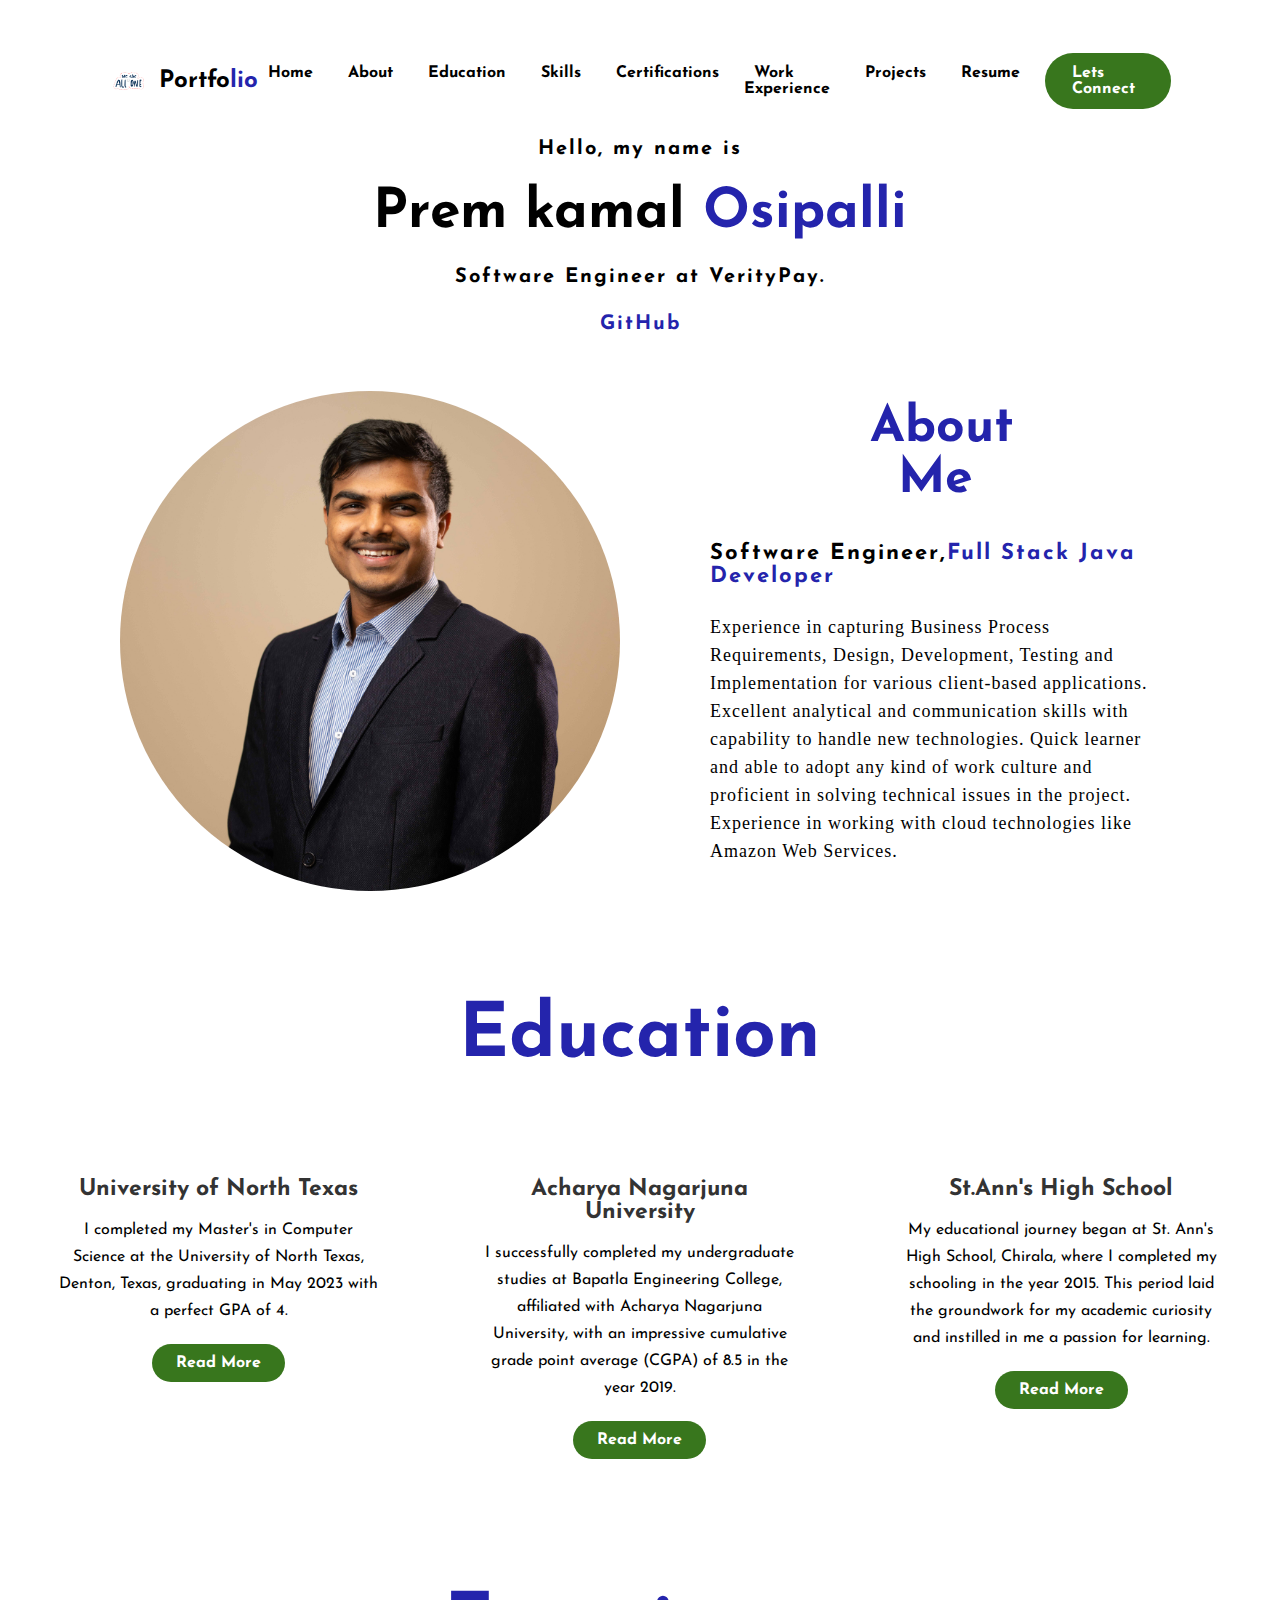
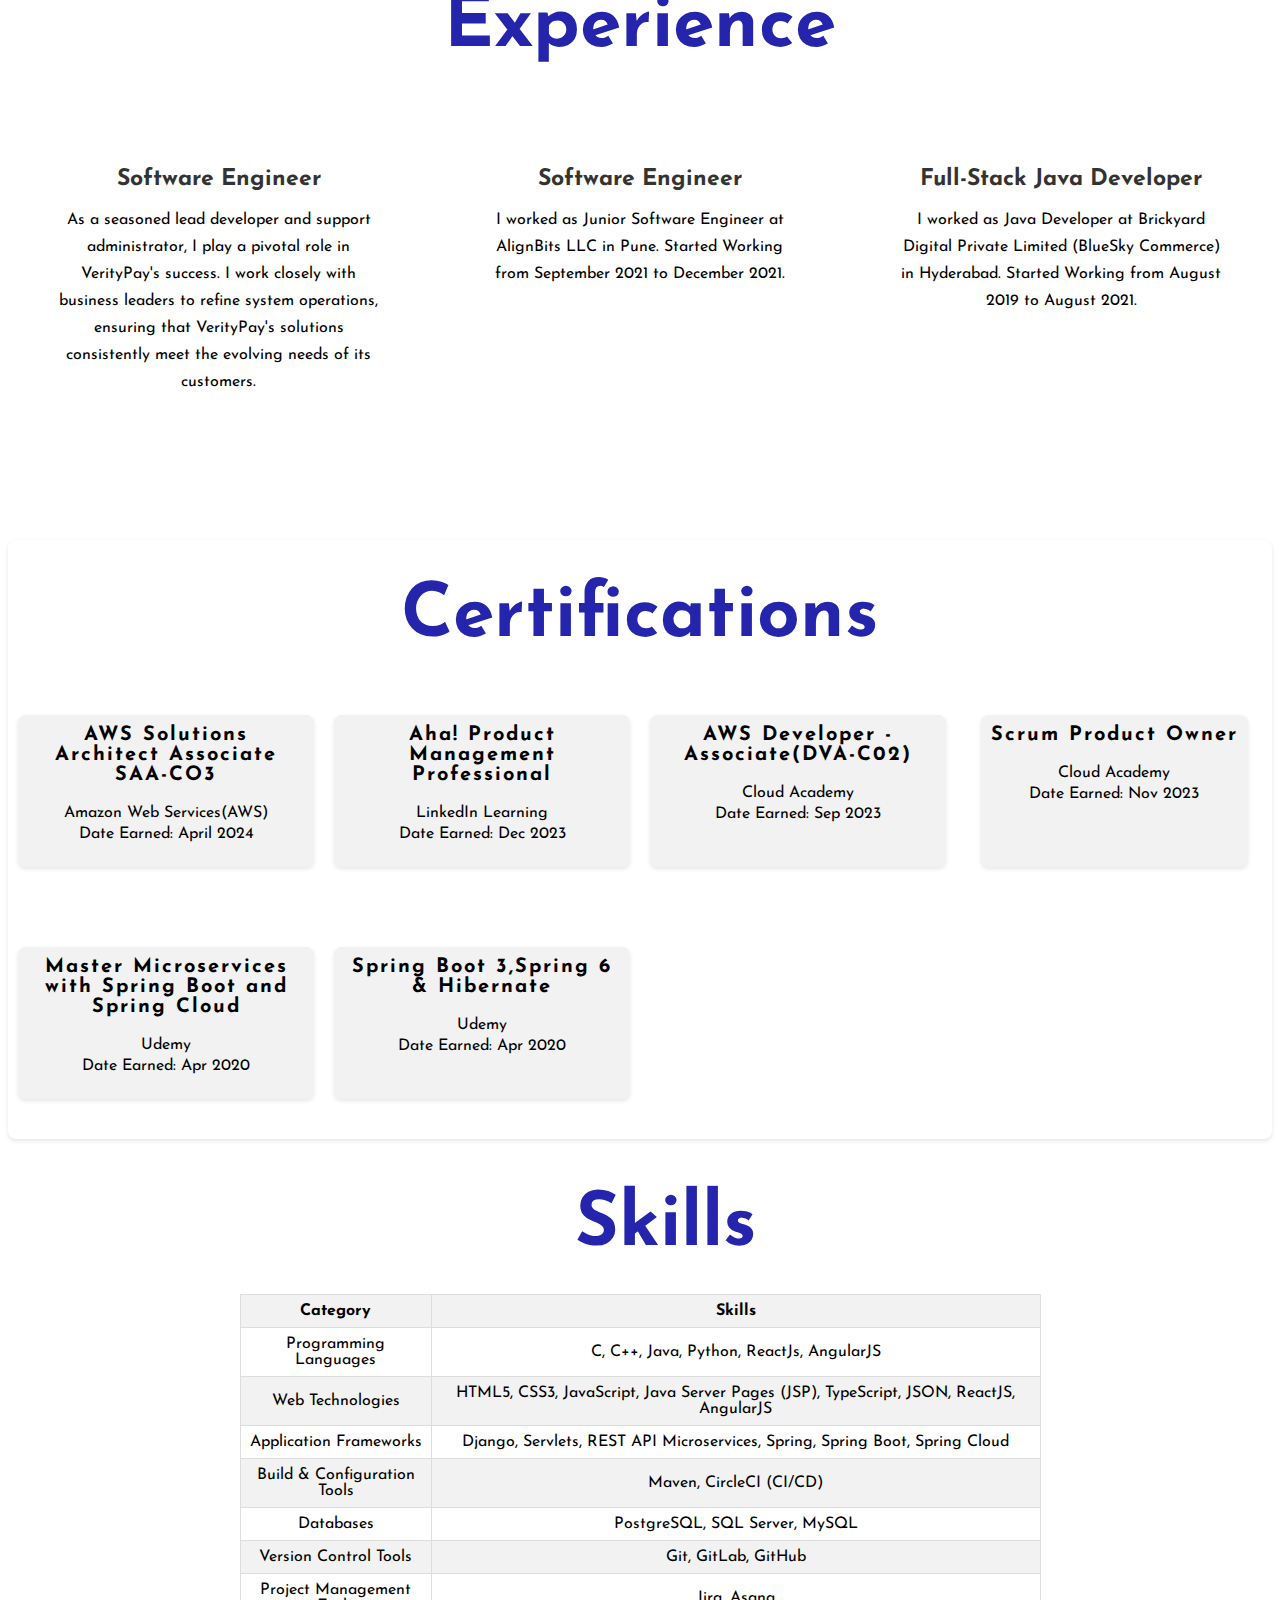
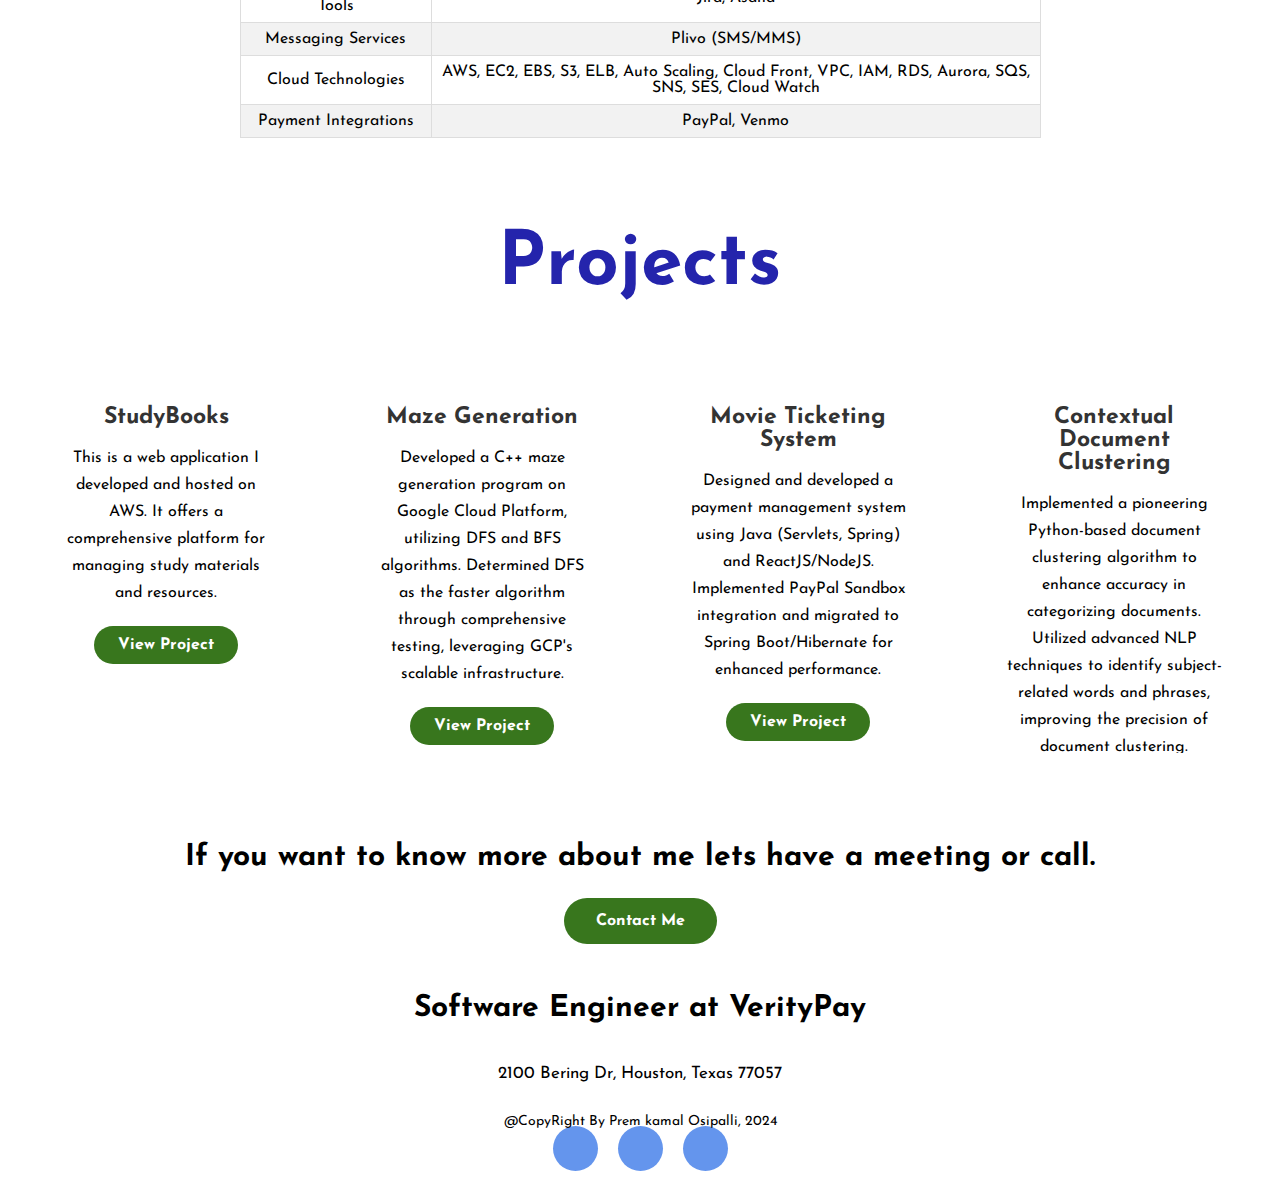
<file: index.html>
<!DOCTYPE html>
<html lang="en">
<head>
	<title>Prem kamal Osipalli</title>

	<!-- Favicon -->
	<link rel="icon" href="img/logo.png" type="image/png">
	<link rel="shortcut icon" href="img/logo.png" type="image/png">

	<link rel="stylesheet" type="text/css" href="css/style.css">

	<link rel="preconnect" href="https://fonts.gstatic.com">
	<link href="https://fonts.googleapis.com/css2?family=Josefin+Sans:ital,wght@0,100;0,200;0,300;0,400;0,500;0,600;0,700;1,100;1,200;1,300;1,400;1,500;1,600;1,700&display=swap" rel="stylesheet">

  	<link rel="stylesheet" href="https://cdnjs.cloudflare.com/ajax/libs/font-awesome/5.15.3/css/all.min.css"
		  integrity="sha512-iBBXm8fW90+nuLcSKlbmrPcLa0OT92xO1BIsZ+ywDWZCvqsWgccV3gFoRBv0z+8dLJgyAHIhR35VZc2oM/gI1w==" crossorigin="anonymous" referrerpolicy="no-referrer" />

	<script>
		// Disable right-click
		document.addEventListener('contextmenu', event => event.preventDefault());

		// Disable left-click
		document.addEventListener('mousedown', function(event) {
			if (event.button === 0) { // 0 is the left mouse button
				event.preventDefault();
			}
		});

		// Disable certain key combinations (like F12, Ctrl+Shift+I, etc.)
		document.addEventListener('keydown', function(event) {
			if (event.keyCode == 123) { // F12
				event.preventDefault();
			}
			if (event.ctrlKey && event.shiftKey && (event.keyCode == 73 || event.keyCode == 74)) { // Ctrl+Shift+I/J
				event.preventDefault();
			}
		});
	</script>

</head>
<body>
	<!----hero Section start---->

	<div class="hero">
		<nav>
			<div class="header-title">
				<img src="img/logo.png" alt="Title Image" id="logo-image">
				<h1>Portfo<span>lio</span></h1>
			</div>
			<ul>
				<li><a href="index.html">Home</a></li>
				<li><a href="#about">About</a></li>
				<li><a href="#education">Education</a></li>
				<li><a href="#skills">Skills</a></li>
				<li><a href="#certifications">Certifications</a></li>
				<li><a href="#experience">Work Experience</a></li>
				<li><a href="#projects">Projects</a></li>
				<li><a href="resume.html" target="_blank">Resume</a></li>
			</ul>
			<a href="https://www.linkedin.com/in/premkamalosipalli/" class="btn">Lets Connect</a>
		</nav>

		<div class="content">
			<h4>Hello, my name is</h4>
			<h1>Prem kamal <span>Osipalli</span></h1>
			<h4>Software Engineer at VerityPay.</h4>
			<a href="https://github.com/premkamalosipalli" target="_blank" style="text-decoration: none;">
				<h3>GitHub</h3>
			</a>
		</div>
	</div>

	<!----About section start---->
	<section class="about" id="about">
		<div class="main">
			<img src="img/profile.JPG" alt="Profile">
			<div class="about-text">
				<h2>About Me</h2>
				<h5>Software Engineer,<span>Full Stack Java Developer</span></h5>

				<p>
					Experience in capturing Business Process Requirements, Design, Development,
					Testing and Implementation for various client-based applications. Excellent analytical and communication skills with capability to handle new technologies. Quick learner and able to adopt any kind of work culture
					and proficient in solving technical issues in the project. Experience in working with cloud technologies like Amazon Web Services.</p>
			</div>

		</div>
	</section>

	<!-----service section start----------->
	<div class="projects" id="education">
		<div class="title">
			<h2>Education</h2>
		</div>

		<div class="box">
			<div class="card">
				<i class="fas fa-user-graduate"></i>
				<h5>University of North Texas</h5>
				<div class="pra">
					<p>I completed my Master's in Computer Science at the University of North Texas, Denton, Texas, graduating in May 2023 with a perfect GPA of
						4. <p style="text-align: center;">
						<a class="button" href="https://www.linkedin.com/in/premkamalosipalli/">Read More</a>
					</p>
				</div>
			</div>

			<div class="card">
				<i class="fas fa-user-alt"></i>
				<h5>Acharya Nagarjuna University</h5>
				<div class="pra">
					<p>I successfully completed my undergraduate studies at Bapatla Engineering College, affiliated with Acharya Nagarjuna University,
						with an impressive cumulative grade point average (CGPA) of 8.5 in the year 2019.
					<p style="text-align: center;">
						<a class="button" href="https://www.linkedin.com/in/premkamalosipalli/">Read More</a>
					</p>
				</div>
			</div>

				<div class="card">
					<i class="fas fa-child"></i>
					<h5>St.Ann's High School</h5>
					<div class="pra">
						<p>My educational journey began at St. Ann's High School, Chirala, where I completed my schooling in the year 2015.
							This period laid the groundwork for my academic curiosity and instilled in me a passion for learning.
							<p style="text-align: center;">
						<a class="button" href="https://www.linkedin.com/in/premkamalosipalli/">Read More</a>
						</p>
					</div>
				</div>
		</div>
	</div>

	<!-----service section start----------->
	<div class="experience" id="experience">
		<div class="title">
			<h2>Experience</h2>
		</div>

		<div class="box">
			<div class="card">
				<i class="far fa-id-card"></i>
				<h5>Software Engineer</h5>
				<div class="pra">
					<p>
						As a seasoned lead developer and support administrator, I play a pivotal role in VerityPay's success.
						I work closely with business leaders to refine system operations, ensuring that VerityPay's solutions consistently meet the evolving needs of its customers.
					</p>
					<!--					<p style="text-align: center;">-->
					<!--						<a class="button" href="https://www.zaubacorp.com/company/BRICKYARD-DIGITAL-PRIVATE-LIMITED/U74999TG2018FTC124804">Read More</a>-->
					<!--					</p>-->
				</div>
			</div>

			<div class="card">
				<i class="far fa-user"></i>
				<h5>Software Engineer</h5>
				<div class="pra">
					<p>I worked as Junior Software Engineer at AlignBits LLC in Pune.
						Started Working from September 2021 to December 2021.
					</p>
<!--					<p style="text-align: center;">-->
<!--						<a class="button" href="https://alignbits.com/">Read More</a>-->
<!--					</p>-->
				</div>
			</div>
			<div class="card">
				<i class="far fa-id-card"></i>
				<h5> Full-Stack Java Developer</h5>
				<div class="pra">
					<p>
						I worked as Java Developer at Brickyard Digital Private Limited (BlueSky Commerce) in Hyderabad.
						Started Working from August 2019 to August 2021.
					</p>
					<!--					<p style="text-align: center;">-->
					<!--						<a class="button" href="https://www.zaubacorp.com/company/BRICKYARD-DIGITAL-PRIVATE-LIMITED/U74999TG2018FTC124804">Read More</a>-->
					<!--					</p>-->
				</div>
			</div>
		</div>
	</div>

	<section class="certifications-container" id="certifications">
		<h2>Certifications</h2>
		<div class="certifications-grid">
			<div class="certification">
				<a href="https://www.credly.com/badges/03266cc5-e12b-4228-aa96-4a9d57545540/linked_in_profile" target="_blank">
				<h3>AWS Solutions Architect Associate SAA-CO3</h3>
					<p>Amazon Web Services(AWS)</p>
					<p>Date Earned: April 2024</p>
				</a>
			</div>
			<div class="certification">
				<a href="https://www.linkedin.com/learning/certificates/0fda3741a26ce6e74fc571f259fb5386a020b7b15b0cff062d2889248fdcb6f2?u=74650474" target="_blank">
					<h3>Aha! Product Management Professional</h3>
					<p>LinkedIn Learning</p>
					<p>Date Earned: Dec 2023</p>
				</a>
			</div>
			<div class="certification">
				<a href="https://certificates.cloudacademy.com/d09effd19e978322c64b0206b4190a4f943ff145.pdf" target="_blank">
					<h3>AWS Developer - Associate(DVA-C02)</h3>
					<p>Cloud Academy</p>
					<p>Date Earned: Sep 2023</p>
				</a>
			</div>
			<div class="certification">
				<a href="https://certificates.cloudacademy.com/09a522eb16f0c99483efce19dd11f950084cc195.pdf" target="_blank">
					<h3>Scrum Product Owner</h3>
					<p>Cloud Academy</p>
					<p>Date Earned: Nov 2023</p>
				</a>
			</div>
			<div class="certification">
				<a href="https://www.udemy.com/certificate/UC-c48331b7-3760-4ac0-9608-064616dd0974/" target="_blank">
					<h3>Master Microservices with Spring Boot and Spring Cloud</h3>
					<p>Udemy</p>
					<p>Date Earned: Apr 2020</p>
				</a>
			</div>
			<div class="certification">
				<a href="https://www.udemy.com/certificate/UC-4166ab68-10dc-4f08-ae4b-de294502b328/" target="_blank">
					<h3>Spring Boot 3,Spring 6 & Hibernate</h3>
					<p>Udemy</p>
					<p>Date Earned: Apr 2020</p>
				</a>
			</div>
		</div>
	</section>
	<section class="skills-container" id="skills">
		<h2>Skills</h2>
		<table class="skills-table">
			<thead>
			<tr>
				<th>Category</th>
				<th>Skills</th>
			</tr>
			</thead>
			<tbody>
			<tr>
				<td>Programming Languages</td>
				<td>C, C++, Java, Python, ReactJs, AngularJS</td>
			</tr>
			<tr>
				<td>Web Technologies</td>
				<td>HTML5, CSS3, JavaScript, Java Server Pages (JSP), TypeScript, JSON, ReactJS, AngularJS</td>
			</tr>
			<tr>
				<td>Application Frameworks</td>
				<td>Django, Servlets, REST API Microservices, Spring, Spring Boot, Spring Cloud</td>
			</tr>
			<tr>
				<td>Build & Configuration Tools</td>
				<td>Maven, CircleCI (CI/CD)</td>
			</tr>
			<tr>
				<td>Databases</td>
				<td>PostgreSQL, SQL Server, MySQL</td>
			</tr>
			<tr>
				<td>Version Control Tools</td>
				<td>Git, GitLab, GitHub</td>
			</tr>
			<tr>
				<td>Project Management Tools</td>
				<td>Jira, Asana</td>
			</tr>
			<tr>
				<td>Messaging Services</td>
				<td>Plivo (SMS/MMS)</td>
			</tr>
			<tr>
				<td>Cloud Technologies</td>
				<td>AWS, EC2, EBS, S3, ELB, Auto Scaling, Cloud Front, VPC, IAM, RDS, Aurora, SQS, SNS, SES, Cloud Watch</td>
			</tr>
			<tr>
				<td>Payment Integrations</td>
				<td>PayPal, Venmo</td>
			</tr>
			</tbody>
		</table>
	</section>

	<!----Projects section start---->
	<div class="projects" id="projects">
		<div class="title">
			<h2>Projects</h2>
		</div>
		<div class="box">
			<div class="card">
				<i class="fas fa-laptop-code"></i>
				<h5>StudyBooks</h5>
				<div class="pra">
					<p>This is a web application I developed and hosted on AWS. It offers a comprehensive platform for managing study materials and resources.</p>
					<p style="text-align: center;">
						<a class="button" href="https://github.com/premkamalosipalli/studybooks" target="_blank">View Project</a>
					</p>
				</div>
			</div>


			<!-- Maze Generation Project -->
			<div class="card">
				<i class="fas fa-brain"></i>
				<h5>Maze Generation</h5>
				<div class="pra">
					<p>Developed a C++ maze generation program on Google Cloud Platform, utilizing DFS and BFS algorithms. Determined DFS as the faster algorithm through comprehensive testing, leveraging GCP's scalable infrastructure.</p>
					<p style="text-align: center;">
						<a class="button" href="https://github.com/premkamalosipalli/Maze_Solver.git" target="_blank">View Project</a>
					</p>
				</div>
			</div>

			<!-- Movie Ticketing System Project -->
			<div class="card">
				<i class="fas fa-ticket-alt"></i>
				<h5>Movie Ticketing System</h5>
				<div class="pra">
					<p>Designed and developed a payment management system using Java (Servlets, Spring) and ReactJS/NodeJS. Implemented PayPal Sandbox integration and migrated to Spring Boot/Hibernate for enhanced performance.</p>
					<p style="text-align: center;">
						<a class="button" href="https://github.com/premkamalosipalli/Movie-Booking-System.git" target="_blank">View Project</a>
					</p>
				</div>
			</div>

			<!-- Contextual Document Clustering Project -->
			<div class="card">
				<i class="fas fa-file-alt"></i>
				<h5>Contextual Document Clustering</h5>
				<div class="pra">
					<p>Implemented a pioneering Python-based document clustering algorithm to enhance accuracy in categorizing documents. Utilized advanced NLP techniques to identify subject-related words and phrases, improving the precision of document clustering.</p>
					<p style="text-align: center;">
						<a class="button" href="https://github.com/premkamalosipalli" target="_blank">View Project</a>
					</p>
				</div>
			</div>
		</div>
	</div>


	<!------Contact Me------>
	<div class="contact-me" id="contact-me">
		<p>If you want to know more about me lets have a meeting or call.</p>
		<a class="button-two" href="contact-me.html">Contact Me</a>
	</div>

	<!------footer start--------->
	<footer>
		<p>Software Engineer at VerityPay</p>
		<p>2100 Bering Dr, Houston, Texas 77057</p>
		<div class="social">
			<a href="https://www.facebook.com/Kamal.Osipalli/"><i class="fab fa-facebook-f"></i></a>
			<a href="https://www.instagram.com/prem_osipalli/"><i class="fab fa-instagram"></i></a>
			<a href="https://www.linkedin.com/in/premkamalosipalli/"><i class="fab fa-linkedin-in"></i></a>
		</div>
		<p class="end">@CopyRight By Prem kamal Osipalli, 2024</p>
	</footer>
</body>

</html>
</file>
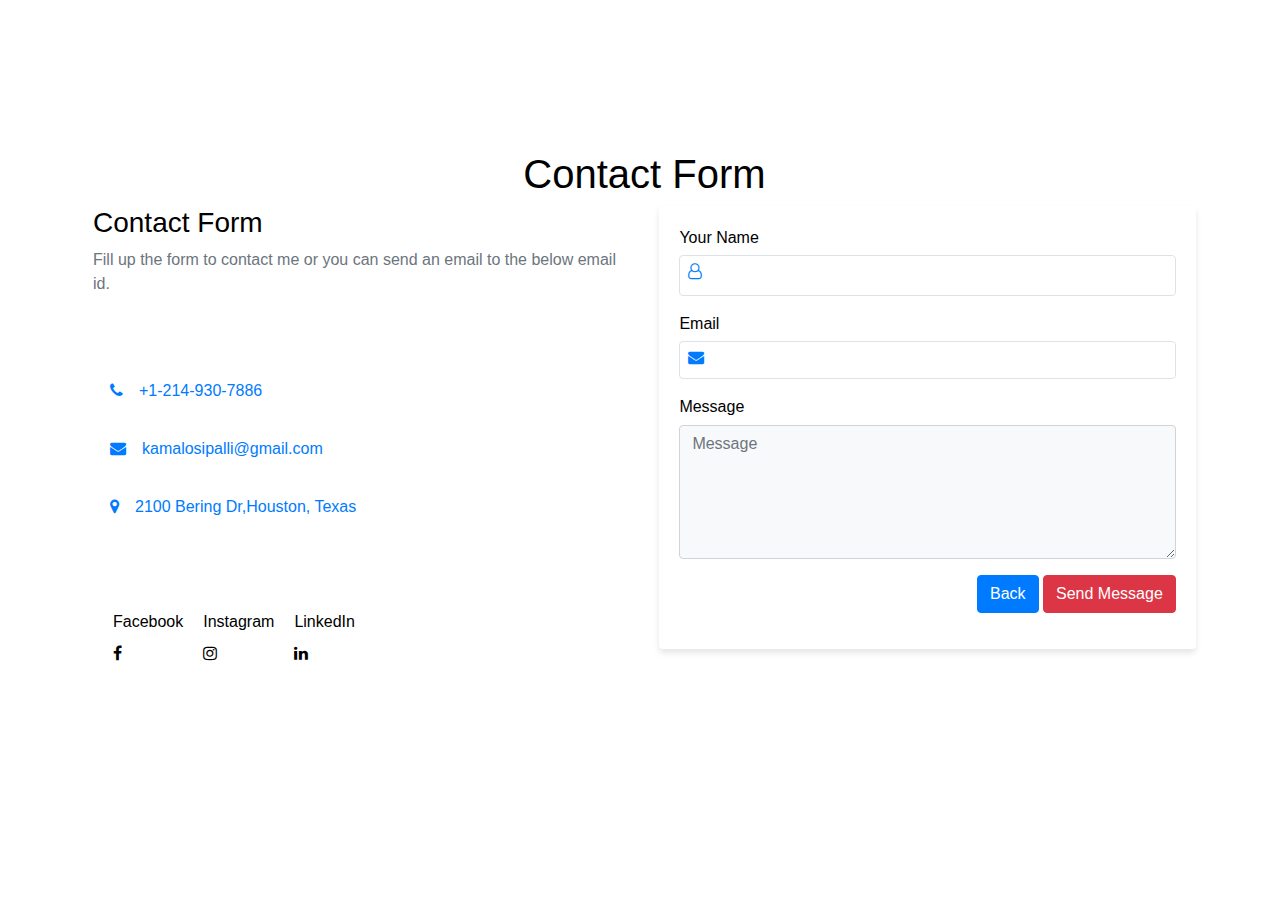
<file: contact-me.html>
<!DOCTYPE html>
<html lang="en">

<head>
    <meta charset="utf-8">
    <title>Contact Me</title>
    <link href="https://maxcdn.bootstrapcdn.com/bootstrap/4.0.0/css/bootstrap.min.css" rel="stylesheet">
    <link href="https://stackpath.bootstrapcdn.com/bootstrap/4.0.0/js/bootstrap.bundle.min.js" rel="stylesheet">
    <link href="https://cdnjs.cloudflare.com/ajax/libs/font-awesome/4.7.0/css/font-awesome.min.css" rel="stylesheet"
          crossorigin="anonymous" referrerpolicy="no-referrer"/>
    <link href="https://cdnjs.cloudflare.com/ajax/libs/jquery/3.2.1/jquery.min.js" rel="stylesheet"
          crossorigin="anonymous" referrerpolicy="no-referrer"/>

    <style>
        body {
            background-color: #ffffff;
            color: #000000;
        }

        .msg-form {
            background-color: #ffffff;
            padding: 20px;
            border-radius: 15px;
            box-shadow: 0 4px 6px rgba(0, 0, 0, 0.1);
        }

        .form-group {
            color: #000000;
        }

        .pad-icon {
            padding-top: 50px;
            padding-left: 20px;
        }

        .pad-icon a {
            text-decoration: none;
            margin-right: 40px;
            color: #000000;
        }

        .input-group input:focus {
            border: 1px solid blue;
        }

        .pad-icon a:active {
            height: 30px;
            width: 30px;
            background-color: #0080ff;
            border-radius: 100%;
        }

        .links {
            padding-top: 50px;
            width: 50%;
        }

        #bordering a:active {
            border: 1px solid #0080ff;
        }

        @media(min-width:568px) {
            .container-fluid {
                margin: 100px 30px;
                width: 96%;
                padding-top: 50px;
                padding-bottom: 50px;
            }
        }

        @media(max-width:567px) {
            .container-fluid {
                margin: 10px 10px;
                width: 94%;
                padding-top: 20px;
                padding-bottom: 20px;
            }

            .pad {
                padding-top: 20px;
            }
        }
    </style>
</head>

<body>
<div class="container-fluid rounded">
    <h1 style="text-align:center;"> Contact Form</h1>
    <div class="row px-5">
        <div class="col-sm-6">
            <div>
                <h3 class="text-black">Contact Form</h3>
                <p class="text-secondary">Fill up the form to contact me or you can send an email to the below email id.</p>
            </div>
            <div class="links" id="bordering">
                <a href="#" class="btn rounded text-black p-3">
                    <i class="fa fa-phone icon text-primary pr-3"></i>+1-214-930-7886
                </a>
                <a href="#" class="btn rounded text-black p-3">
                    <i class="fa fa-envelope icon text-primary pr-3"></i>kamalosipalli@gmail.com
                </a>
                <a href="https://www.google.com/maps" class="btn rounded text-black p-3">
                    <i class="fa fa-map-marker icon text-primary pr-3"></i>2100 Bering Dr,Houston, Texas
                </a>
            </div>
            <div class="pt-lg-4 d-flex flex-row justify-content-start">
                <div class="pad-icon">
                    <label>Facebook</label>
                    <br>
                    <a class="fa fa-facebook text-black" href="https://www.facebook.com/Kamal.Osipalli"></a>
                </div>
                <div class="pad-icon">
                    <label>Instagram</label><br>
                    <a class="fa fa-instagram text-black" href="https://www.instagram.com/premkamal.osipalli/"></a>
                </div>
                <div class="pad-icon">
                    <label>LinkedIn</label><br>
                    <a class="fa fa-linkedin text-black" href="https://www.linkedin.com/in/prem-kamal-osipalli-73ba65114/"></a>
                </div>
            </div>
        </div>
        <div class="col-sm-6 pad">
            <form class="rounded msg-form">
                <div class="form-group">
                    <label for="name" class="h6">Your Name</label>
                    <div class="input-group border rounded">
                        <div class="input-group-addon px-2 pt-1">
                            <p class="fa fa-user-o text-primary"></p>
                        </div>
                        <input id="name" type="text" class="form-control border-0">
                    </div>
                </div>
                <div class="form-group">
                    <label for="email" class="h6">Email</label>
                    <div class="input-group border rounded">
                        <div class="input-group-addon px-2 pt-1"><i class="fa fa-envelope text-primary"></i></div>
                        <input id="email" type="text" class="form-control border-0">
                    </div>
                </div>
                <div class="form-group">
                    <label for="msg" class="h6">Message</label>
                    <textarea id="msg" name="message" id="msgus" cols="10" rows="5"
                              class="form-control bg-light" placeholder="Message"></textarea>
                </div>
                <div class="form-group d-flex justify-content-end">
                    <button class="btn btn-primary" onclick="window.history.back()">Back</button>&nbsp;
                    <input type="submit" class="btn btn-danger text-black" value="Send Message">
                </div>
            </form>
        </div>
    </div>
</div>
</body>

</html>
</file>
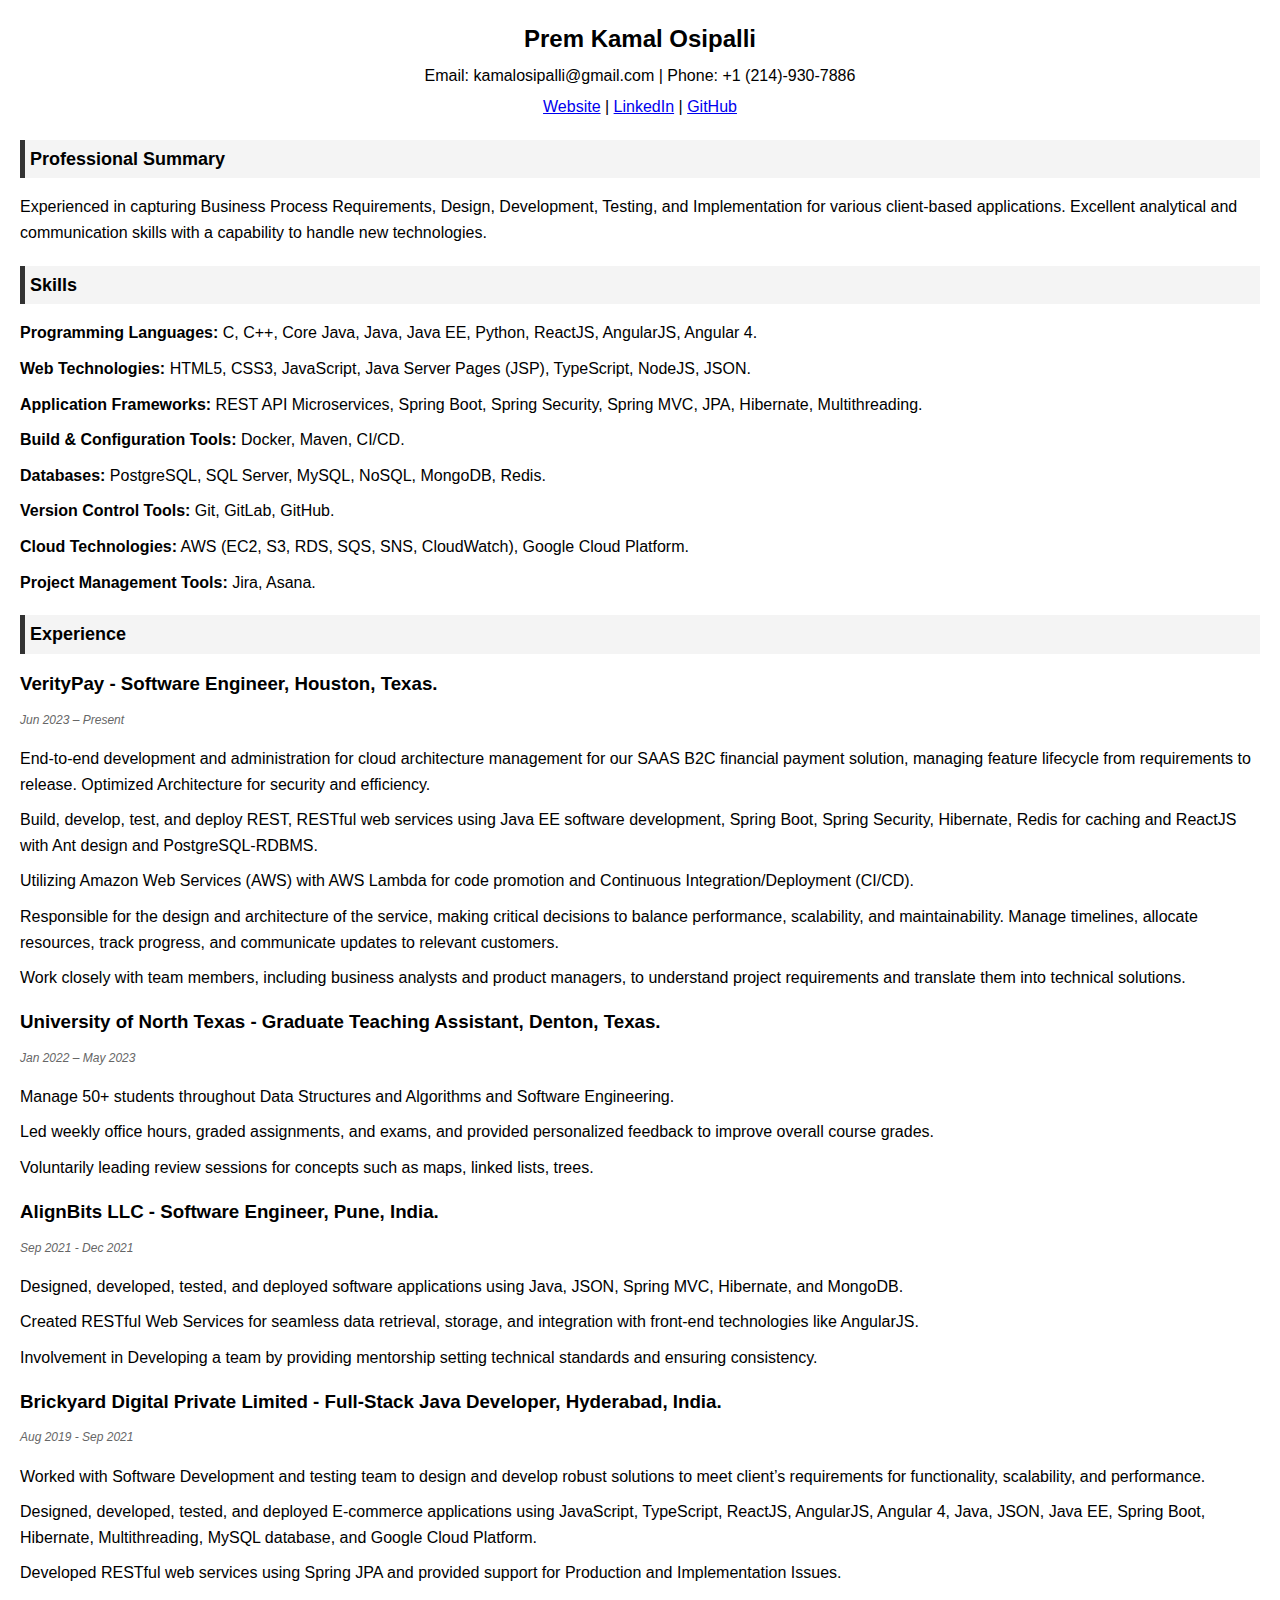
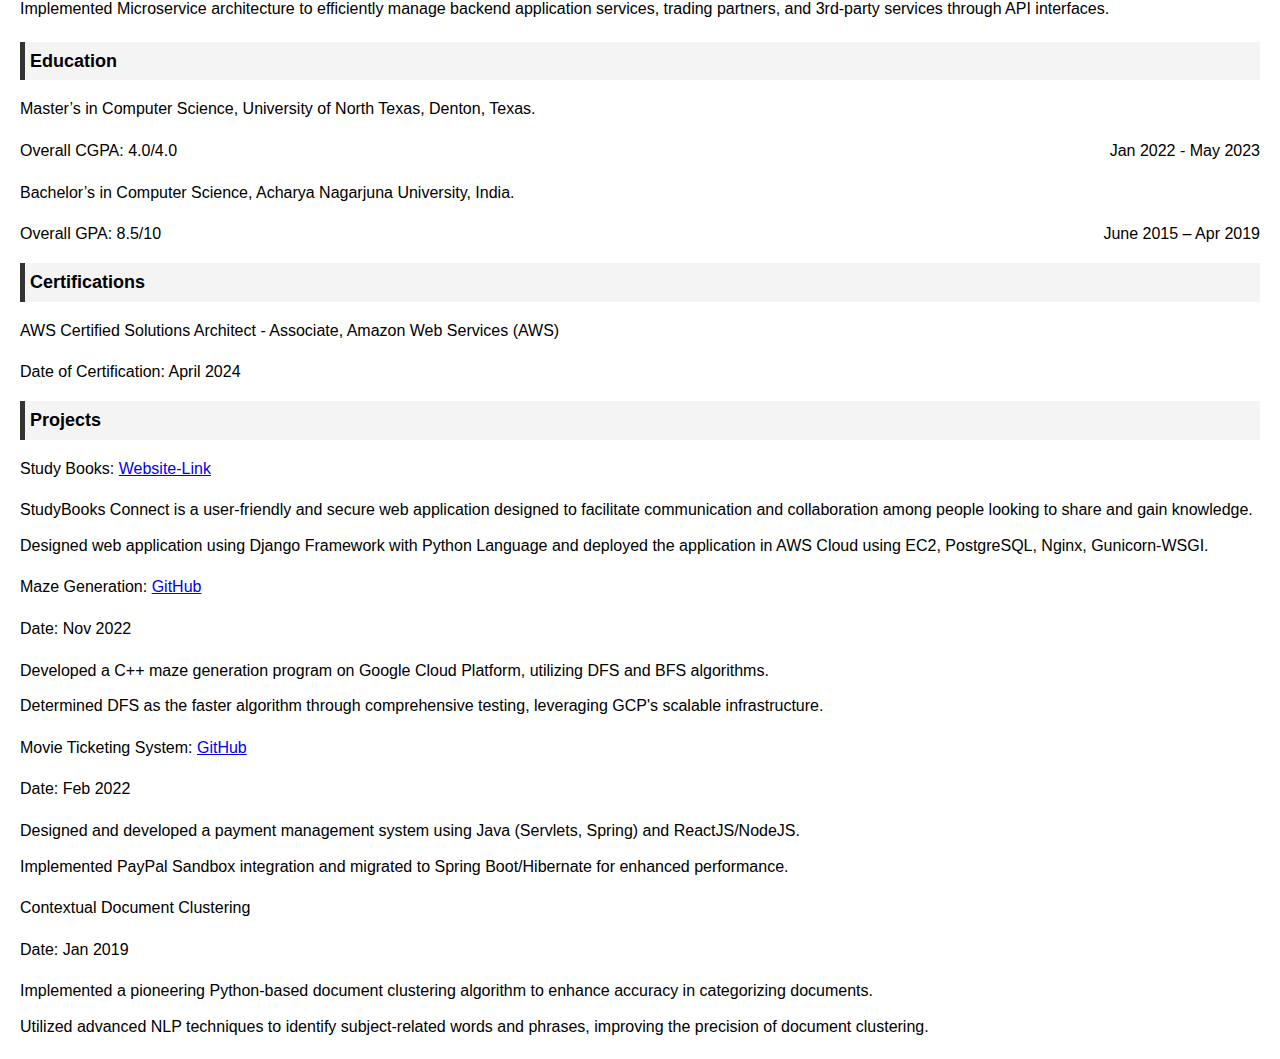
<file: resume.html>
<!DOCTYPE html>
<html lang="en">
<head>
    <meta charset="UTF-8">
    <meta name="viewport" content="width=device-width, initial-scale=1.0">
    <title>Prem Kamal Osipalli - Resume</title>
    <style>
        body {
            font-family: Arial, sans-serif;
            line-height: 1.6;
            margin: 20px;
            padding: 0;
        }
        .header {
            text-align: center;
            margin-bottom: 20px;
        }
        .header h1 {
            margin: 0;
            font-size: 24px;
        }
        .header p {
            margin: 5px 0;
        }
        .section {
            margin-bottom: 20px;
        }
        .section h2 {
            background-color: #f4f4f4;
            padding: 5px;
            font-size: 18px;
            border-left: 5px solid #333;
        }
        .section ul {
            list-style: none;
            padding: 0;
        }
        .section li {
            margin-bottom: 10px;
        }
        .section li span {
            font-weight: bold;
        }
        .experience {
            margin-bottom: 15px;
        }
        .experience h3 {
            margin: 5px 0;
        }
        .experience .role {
            font-weight: bold;
            font-size: 14px;
        }
        .experience .duration {
            font-style: italic;
            font-size: 12px;
            color: #666;
        }
        .education, .certifications, .projects {
            margin-bottom: 10px;
        }
    </style>
</head>
<body>

<!-- Header Section -->
<div class="header">
    <h1>Prem Kamal Osipalli</h1>
    <p>Email: kamalosipalli@gmail.com | Phone: +1 (214)-930-7886</p>
    <p><a href="https://studybooks.premkamalosipalli.com/" target="_blank">Website</a> | <a href="https://www.linkedin.com/in/prem-kamal-osipalli" target="_blank">LinkedIn</a> | <a href="https://github.com/username" target="_blank">GitHub</a></p>
</div>

<!-- Professional Summary Section -->
<div class="section">
    <h2>Professional Summary</h2>
    <p>Experienced in capturing Business Process Requirements, Design, Development, Testing, and Implementation for various client-based applications. Excellent analytical and communication skills with a capability to handle new technologies.</p>
</div>

<!-- Skills Section -->
<div class="section">
    <h2>Skills</h2>
    <ul>
        <li><span>Programming Languages:</span> C, C++, Core Java, Java, Java EE, Python, ReactJS, AngularJS, Angular 4.</li>
        <li><span>Web Technologies:</span> HTML5, CSS3, JavaScript, Java Server Pages (JSP), TypeScript, NodeJS, JSON.</li>
        <li><span>Application Frameworks:</span> REST API Microservices, Spring Boot, Spring Security, Spring MVC, JPA, Hibernate, Multithreading.</li>
        <li><span>Build & Configuration Tools:</span> Docker, Maven, CI/CD.</li>
        <li><span>Databases:</span> PostgreSQL, SQL Server, MySQL, NoSQL, MongoDB, Redis.</li>
        <li><span>Version Control Tools:</span> Git, GitLab, GitHub.</li>
        <li><span>Cloud Technologies:</span> AWS (EC2, S3, RDS, SQS, SNS, CloudWatch), Google Cloud Platform.</li>
        <li><span>Project Management Tools:</span> Jira, Asana.</li>
    </ul>
</div>

<!-- Experience Section -->
<div class="section">
    <h2>Experience</h2>

    <!-- Experience 1 -->
    <div class="experience">
        <h3>VerityPay - Software Engineer, Houston, Texas.</h3>
        <p class="duration">Jun 2023 – Present</p>
        <ul>
            <li>End-to-end development and administration for cloud architecture management for our SAAS B2C financial payment solution, managing feature lifecycle from requirements to release. Optimized Architecture for security and efficiency.</li>
            <li>Build, develop, test, and deploy REST, RESTful web services using Java EE software development, Spring Boot, Spring Security, Hibernate, Redis for caching and ReactJS with Ant design and PostgreSQL-RDBMS.</li>
            <li>Utilizing Amazon Web Services (AWS) with AWS Lambda for code promotion and Continuous Integration/Deployment (CI/CD).</li>
            <li>Responsible for the design and architecture of the service, making critical decisions to balance performance, scalability, and maintainability. Manage timelines, allocate resources, track progress, and communicate updates to relevant customers.</li>
            <li>Work closely with team members, including business analysts and product managers, to understand project requirements and translate them into technical solutions.</li>
        </ul>
    </div>

    <!-- Experience 2 -->
    <div class="experience">
        <h3>University of North Texas - Graduate Teaching Assistant, Denton, Texas.</h3>
        <p class="duration">Jan 2022 – May 2023</p>
        <ul>
            <li>Manage 50+ students throughout Data Structures and Algorithms and Software Engineering.</li>
            <li>Led weekly office hours, graded assignments, and exams, and provided personalized feedback to improve overall course grades.</li>
            <li>Voluntarily leading review sessions for concepts such as maps, linked lists, trees.</li>
        </ul>
    </div>

    <!-- Experience 3 -->
    <div class="experience">
        <h3>AlignBits LLC - Software Engineer, Pune, India.</h3>
        <p class="duration">Sep 2021 - Dec 2021</p>
        <ul>
            <li>Designed, developed, tested, and deployed software applications using Java, JSON, Spring MVC, Hibernate, and MongoDB.</li>
            <li>Created RESTful Web Services for seamless data retrieval, storage, and integration with front-end technologies like AngularJS.</li>
            <li>Involvement in Developing a team by providing mentorship setting technical standards and ensuring consistency.</li>
        </ul>
    </div>

    <!-- Experience 4 -->
    <div class="experience">
        <h3>Brickyard Digital Private Limited - Full-Stack Java Developer, Hyderabad, India.</h3>
        <p class="duration">Aug 2019 - Sep 2021</p>
        <ul>
            <li>Worked with Software Development and testing team to design and develop robust solutions to meet client’s requirements for functionality, scalability, and performance.</li>
            <li>Designed, developed, tested, and deployed E-commerce applications using JavaScript, TypeScript, ReactJS, AngularJS, Angular 4, Java, JSON, Java EE, Spring Boot, Hibernate, Multithreading, MySQL database, and Google Cloud Platform.</li>
            <li>Developed RESTful web services using Spring JPA and provided support for Production and Implementation Issues.</li>
            <li>Implemented Microservice architecture to efficiently manage backend application services, trading partners, and 3rd-party services through API interfaces.</li>
        </ul>
    </div>
</div>

<!-- Education Section -->
<div class="section education">
    <h2>Education</h2>
    <p><span>Master’s in Computer Science</span>, University of North Texas, Denton, Texas.</p>
    <p>Overall CGPA: 4.0/4.0 <span style="float:right;">Jan 2022 - May 2023</span></p>

    <p><span>Bachelor’s in Computer Science</span>, Acharya Nagarjuna University, India.</p>
    <p>Overall GPA: 8.5/10 <span style="float:right;">June 2015 – Apr 2019</span></p>
</div>

<!-- Certifications Section -->
<div class="section certifications">
    <h2>Certifications</h2>
    <p>AWS Certified Solutions Architect - Associate, Amazon Web Services (AWS)</p>
    <p>Date of Certification: April 2024</p>
</div>

<!-- Projects Section -->
<div class="section projects">
    <h2>Projects</h2>

    <!-- Project 1 -->
    <div>
        <p><span>Study Books</span>: <a href="https://studybooks.premkamalosipalli.com" target="_blank">Website-Link</a></p>
        <ul>
            <li>StudyBooks Connect is a user-friendly and secure web application designed to facilitate communication and collaboration among people looking to share and gain knowledge.</li>
            <li>Designed web application using Django Framework with Python Language and deployed the application in AWS Cloud using EC2, PostgreSQL, Nginx, Gunicorn-WSGI.</li>
        </ul>
    </div>

    <!-- Project 2 -->
    <div>
        <p><span>Maze Generation</span>: <a href="https://github.com/username/maze-generation" target="_blank">GitHub</a></p>
        <p>Date: Nov 2022</p>
        <ul>
            <li>Developed a C++ maze generation program on Google Cloud Platform, utilizing DFS and BFS algorithms.</li>
            <li>Determined DFS as the faster algorithm through comprehensive testing, leveraging GCP's scalable infrastructure.</li>
        </ul>
    </div>

    <!-- Project 3 -->
    <div>
        <p><span>Movie Ticketing System</span>: <a href="https://github.com/username/movie-ticketing-system" target="_blank">GitHub</a></p>
        <p>Date: Feb 2022</p>
        <ul>
            <li>Designed and developed a payment management system using Java (Servlets, Spring) and ReactJS/NodeJS.</li>
            <li>Implemented PayPal Sandbox integration and migrated to Spring Boot/Hibernate for enhanced performance.</li>
        </ul>
    </div>

    <!-- Project 4 -->
    <div>
        <p><span>Contextual Document Clustering</span></p>
        <p>Date: Jan 2019</p>
        <ul>
            <li>Implemented a pioneering Python-based document clustering algorithm to enhance accuracy in categorizing documents.</li>
            <li>Utilized advanced NLP techniques to identify subject-related words and phrases, improving the precision of document clustering.</li>
        </ul>
    </div>
</div>

</body>
</html>
</file>
<file: css/style.css>
*{
    content: "width=device-width, initial-scale=1.0";
    /*width: 100%;*/
	font-family: 'Josefin Sans', sans-serif;
	box-sizing: content-box;
}
.hero{
	height: 35vh;
	background-color:#FFFFFF;
	width: 100%;
	background-size: cover;
	background-position: center;
}
nav{
	display: flex;
	align-items: center;
	justify-content: space-between;
	padding-top: 45px;
	padding-left: 8%;
	padding-right: 8%;
}
.logo{
	color: #2424ac;
	font-size: 35px;
	letter-spacing: 1px;
	cursor: pointer;
}
/* Style for the logo image */
.logo-image {
	height: 50px; /* Adjust as needed */
	width: auto; /* Maintain aspect ratio */
	margin-right: 20px;
	/* Optional: add border or shadow */
	border-radius: 5px; /* Rounded corners */
}
.header-title {
	display: flex;
	align-items: center;
}
.header-title img {
	height: 40px; /* Adjust as needed */
	margin-right: 10px; /* Space between image and text */
}
.header-title h1 {
	font-size: 24px; /* Adjust as needed */
	margin: 0;
}
span{
	color: #2424ac;
}
nav ul {
   list-style-type: none;
   margin: 0;
   padding: 0;
   display: flex;
 }

 nav ul li {
   margin-right: 15px;
 }

 nav ul li a {
   color: #000000;
   text-decoration: none;
   font-weight: bold;
   text-transform: capitalize;
   padding: 10px;
   border-radius: 5px;
   transition: background-color 0.3s ease;
 }

 nav ul li a:hover {
   background-color: #8fce00; /* Change to your preferred hover color */
 }
.btn{
	background-color:#38761d;
	color: white;
	text-decoration: none;
	border: 2px solid transparent;
	font-weight: bold;
	padding: 10px 25px;
	border-radius: 30px;
	transition: transform .4s; 
}
.btn:hover{
	transform: scale(1.2);
}
.content{
	/*position: absolute;*/
	/*text-align: center;*/
	/*top: 35%;*/
	/*left:30%;*/
	/*transform: translateY(-50%);*/
	color: #2424ac;
	font-size: 75px;
	width: 1130px;
	margin: 30px auto;
	text-align: center;
}
h1{
	color: #000000;
	margin: 20px 1px 20px;
	font-size: 55px;
	text-align: center;
}
h3{
	color: #2424ac;
	letter-spacing: 2px;
	font-size: 20px;
	text-align: center;
}
h4{
	color: #000000;
	letter-spacing: 2px;
	font-size: 20px;
	text-align: center;
}
.newslatter form {
	color: #333; /* Darker text color for better readability */
	font-size: 16px; /* Adjusted font size for readability */
	text-align: center;
	display: flex; /* Use flexbox to align items */
	flex-direction: column; /* Stack items vertically */
	align-items: center; /* Center items horizontally */
	max-width: 600px; /* Limit the width of the form */
	margin: 0 auto; /* Center the form horizontally */
	padding: 20px; /* Add padding inside the form */
	border-radius: 10px; /* Rounded corners for the form */
	background-color: #f9f9f9; /* Light background color for the form */
	box-shadow: 0 0 10px rgba(0, 0, 0, 0.1); /* Subtle shadow for depth */
}

.newslatter form input {
	width: 100%; /* Full width for inputs */
	max-width: 500px; /* Limit the maximum width */
	padding: 12px;
	border: 1px solid #ddd; /* Light border for inputs */
	outline: none;
	border-radius: 5px; /* Rounded corners for inputs */
	margin-bottom: 15px; /* Space between inputs */
	font-size: 16px; /* Consistent font size */
	box-sizing: border-box; /* Include padding and border in element's total width and height */
	transition: border-color 0.3s, box-shadow 0.3s; /* Smooth transitions */
}

.newslatter form input:focus {
	border-color: #38761d; /* Change border color on focus */
	box-shadow: 0 0 8px rgba(0, 0, 0, 0.1); /* Subtle shadow on focus */
}

.newslatter form input[type="submit"] {
	background-color: #38761d; /* Background color for the submit button */
	color: white;
	border: none;
	cursor: pointer;
	padding: 14px;
	border-radius: 5px; /* Rounded corners for the button */
	font-size: 18px; /* Larger font size for the button */
	transition: background-color 0.3s; /* Smooth transition */
}

.newslatter form input[type="submit"]:hover {
	background-color: #2d6a4f; /* Darker background color on hover */
}



.about{
	width: 100%;
	padding: 50px 0;
	background-color: #FFFFFF;
}
.about img{
	height: 500px;
	width: 500px;
	border-radius: 100%;
	object-fit: cover;
}
.about-text{
	width: 450px;
}
.main{
	width: 1130px;
	max-width: 95%;
	margin: 0 auto;
	display: flex;
	align-items: center;
	justify-content: space-around;
}
.about-text h2{
	color: #2424ac;
	font-size: 50px;
	text-transform: capitalize;
	margin-bottom: 20px;
}
.about-text h5{
	color: #000000;
	letter-spacing: 2px;
	font-size: 22px;
	margin-bottom: 25px;
	text-transform: capitalize;
}
.about-text p{
	color: #000000;
	letter-spacing: 1px;
	line-height: 28px;
	font-size: 18px;
	font-family: "Times New Roman", Times, serif;
	margin-bottom: 45px;
}
button{
	background-color:#38761d;
	color: white;
	text-decoration: none;
	border: 2px solid transparent;
	font-weight: bold;
	padding: 13px 30px;
	border-radius: 30px;
	transition: .4s; 
}
button:hover{
	background-color: transparent;
	border: 2px solid #f9004d;
	cursor: pointer;
}

.projects{
	background: #FFFFFF;
	width: 100%;
	padding: 10px 0;
}

.experience{
    background: #FFFFFF;
    width: 100%;
    padding: 10px 0;
}
.title h2{
	color: #2424ac;
	font-size: 75px;
	width: 1130px;
	margin: 30px auto;
	text-align: center;
}
.box{
	display: flex;
	justify-content: center;
	background: #FFFFFF;
	align-items: center;
	min-height: 200px;
}
.card{
	height: 365px;
	width: 500px;
	padding: 20px 35px;
	background: #FFFFFF;
	border-radius: 20px;
	margin: 15px;
	position: relative;
	overflow: hidden;
	text-align: center;
}
.card i{
	font-size: 50px;
	display: block;
	text-align: center;
	margin: 25px 0;
	color: #333333;

}
h5{
	color: #333333;
	font-size: 23px;
	margin-bottom: 15px;
}
.pra p{
	color: #000000;
	font-size: 16px;
	line-height: 27px;
	margin-bottom: 25px;
}
.card .button{
	background-color:#38761d;
	color: white;
	text-decoration: none;
	border: 2px solid transparent;
	font-weight: bold;
	padding: 9px 22px;
	border-radius: 30px;
	transition: .4s; 
}
.card .button:hover{
	background-color: transparent;
	border: 2px solid #f9004d;
	cursor: pointer;
}

.certifications-container {
	padding: 10px;
	background-color: #FFFFFF;
	border-radius: 8px;
	box-shadow: 0 2px 4px rgba(0, 0, 0, 0.1);
	margin-bottom: 30px;
}

.certifications-container h2 {
	color: #2424ac;
	font-size: 75px;
	width: 530px;
	margin: 30px auto;
	text-align: center;
}
.certification a {
	text-decoration: none; /* Remove underline */
	color: #333; /* Change text color */
	display: block; /* Make the entire block clickable */
	padding-bottom: 10px; /* Add spacing between certifications */
}

.certifications-grid {
	display: grid;
	grid-template-columns: repeat(auto-fill, minmax(250px, 1fr));
	gap: 20px;
}

.certification {
	background-color: #f2f2f2;
	border-radius: 8px;
	box-shadow: 0 2px 4px rgba(0, 0, 0, 0.1);
	padding: 10px;
	margin: 30px auto;
	text-align: center;
}

.certification h3 {
	margin-top: 0;
	color: #000000;
	font-size: 20px;
	font-weight: bold;
}

.certification p {
	margin: 5px 0;
	color: #000000;
}



/*.skills-container {*/
/*    max-width: 800px;*/
/*    margin: 50px auto;*/
/*    text-align: center;*/
/*}*/

h2 {
	color: #2424ac;
	font-size: 75px;
	width: 130px;
	margin: 30px auto;
	text-align: center;
}

/*.skills-list {*/
/*    list-style-type: none;*/
/*    padding: 0;*/
/*    display: flex;*/
/*    flex-wrap: wrap;*/
/*    justify-content: center;*/
/*}*/

/*.skills-list li {*/
/*    background-color: #f2f2f2;*/
/*    border-radius: 5px;*/
/*    padding: 10px;*/
/*    margin: 5px;*/
/*    font-size: 16px;*/
/*    color: #333333;*/
/*}*/

.skills-container {
	max-width: 800px;
	margin: 50px auto;
	text-align: center;
}

.skills-table {
	width: 100%;
	border-collapse: collapse;
}

.skills-table th,
.skills-table td {
	padding: 8px;
	border: 1px solid #dddddd;
}

.skills-table th {
	background-color: #f2f2f2;
	font-weight: bold;
}

.skills-table tr:nth-child(even) {
	background-color: #f2f2f2;
}



.contact-me{
	width: 100%;
	height: 200px;
	background: #FFFFFF;
	display: flex;
	align-items: center;
	flex-direction: column;
	justify-content: center;
}
.contact-me p{
	color: #000000;
	font-size: 30px;
	font-weight: bold;
	margin-bottom: 25px;
}
.contact-me .button-two{
	background-color:#38761d;
	color: white;
	text-decoration: none;
	border: 2px solid transparent;
	font-weight: bold;
	padding: 13px 30px;
	border-radius: 30px;
	transition: .4s; 
}
.contact-me .button-two:hover{
	background-color: transparent;
	border: 2px solid #f9004d;
	cursor: pointer;
}
footer{
	position: relative;
	width: 100%;
	height: 200px;
	background: #FFFFFF;
	display: flex;
	flex-direction: column;
	align-items: center;
	justify-content: center;
}
footer p:nth-child(1){
	font-size: 30px;
	color: #000000;
	margin-bottom: 20px;
	font-weight: bold;
}
footer p:nth-child(2){
	color: #000000;
	font-size: 17px;
	width: 500px;
	text-align: center;
	line-height: 26px;
}
.social{
	display: flex;
}
.social a{
	width: 45px;
	height: 45px;
	display: flex;
	align-items: center;
	justify-content: center;
	background:  cornflowerblue;
	border-radius: 50%;
	margin: 22px 10px;
	color: white;
	text-decoration: none;
	font-size: 20px;
}
.social a:hover{
	transform: scale(1.3);
	transition: .3s;
}
.end{
	position: absolute;
	color:#000000;
	bottom: 35px;
	font-size: 14px; 
}
</file>
